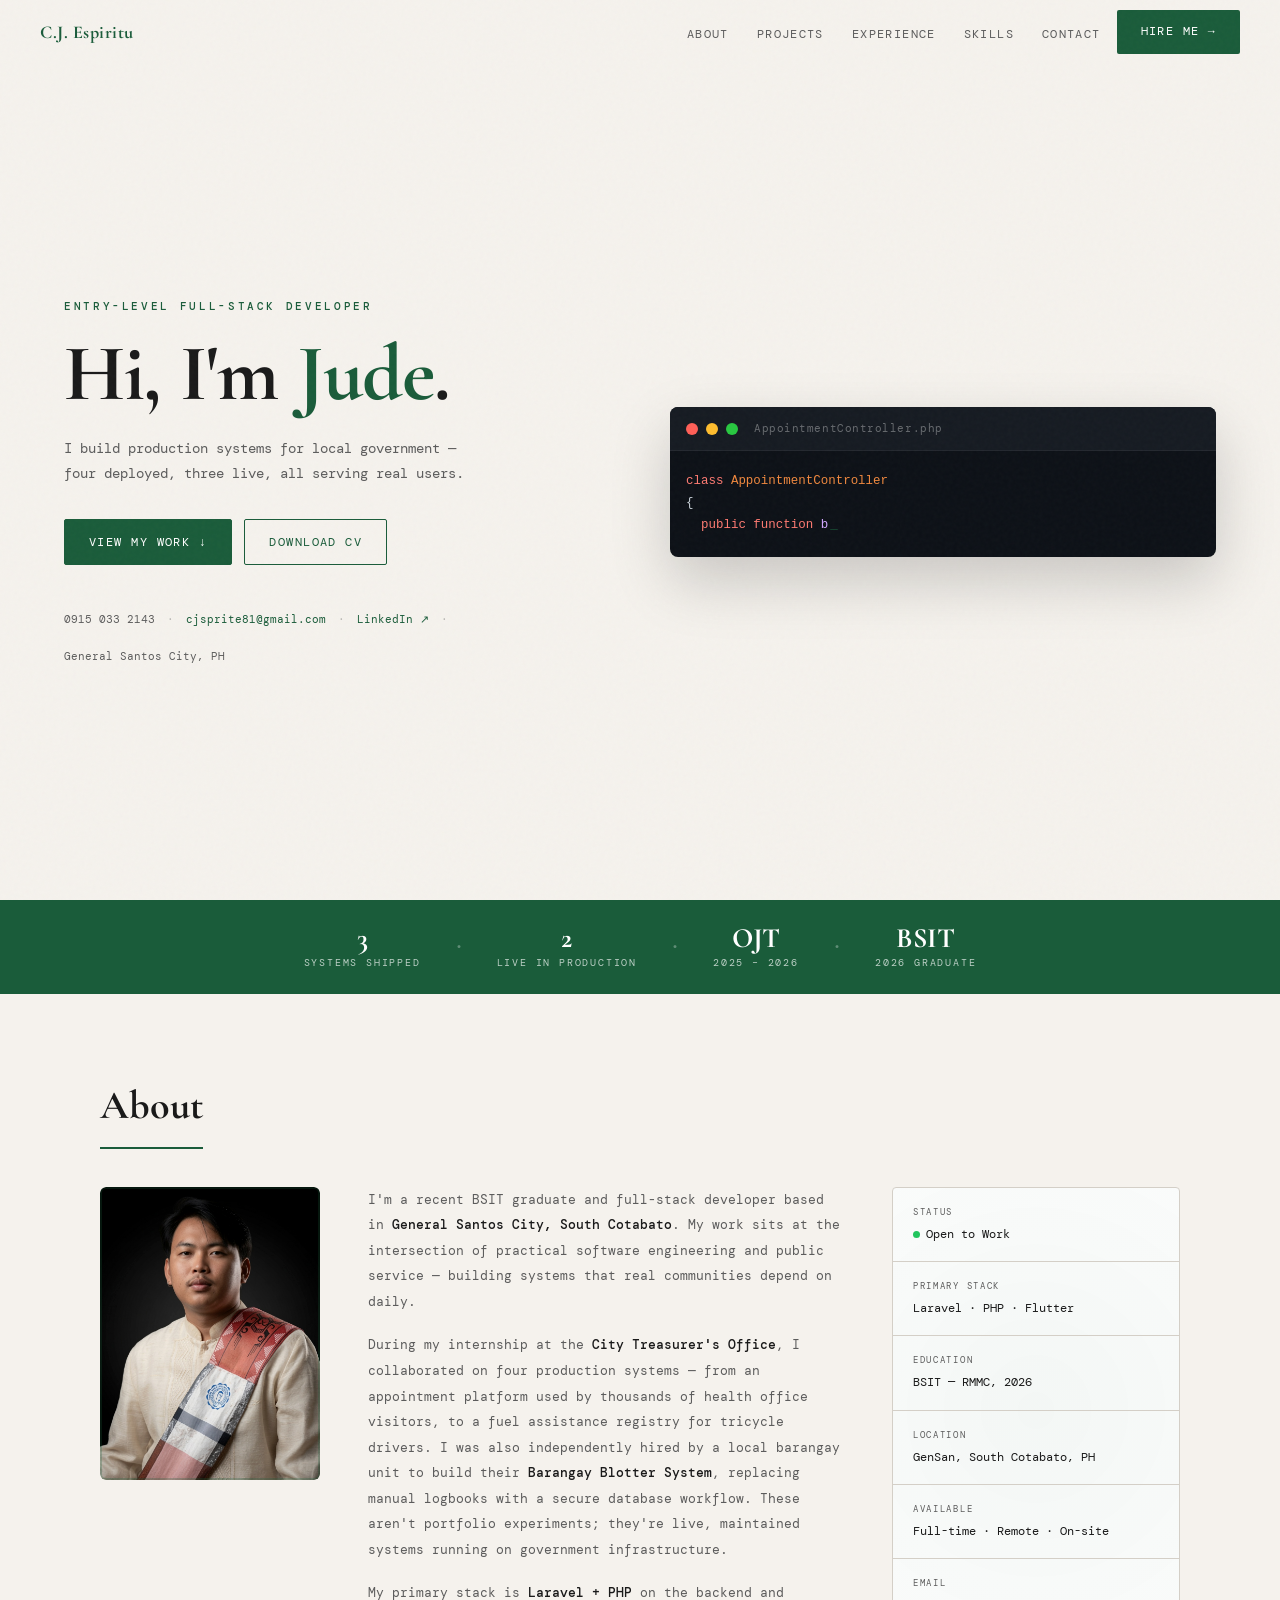
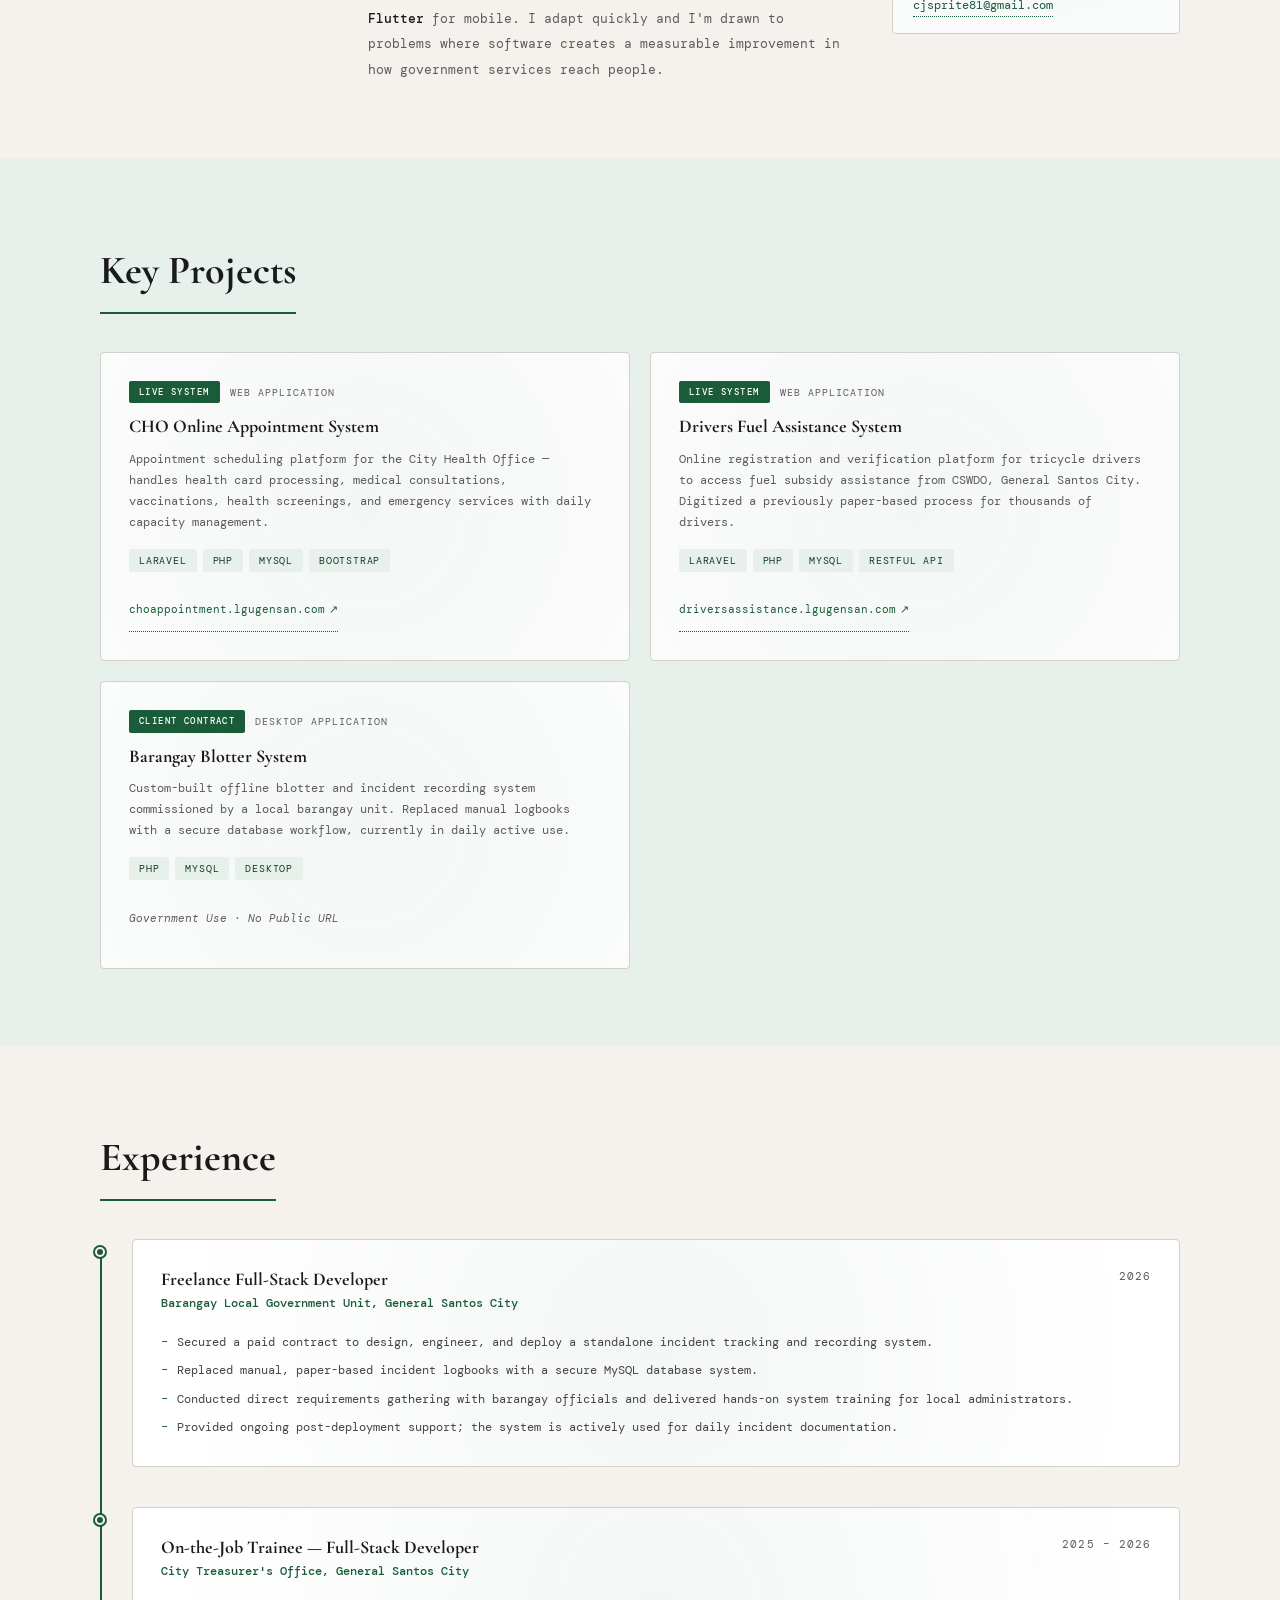
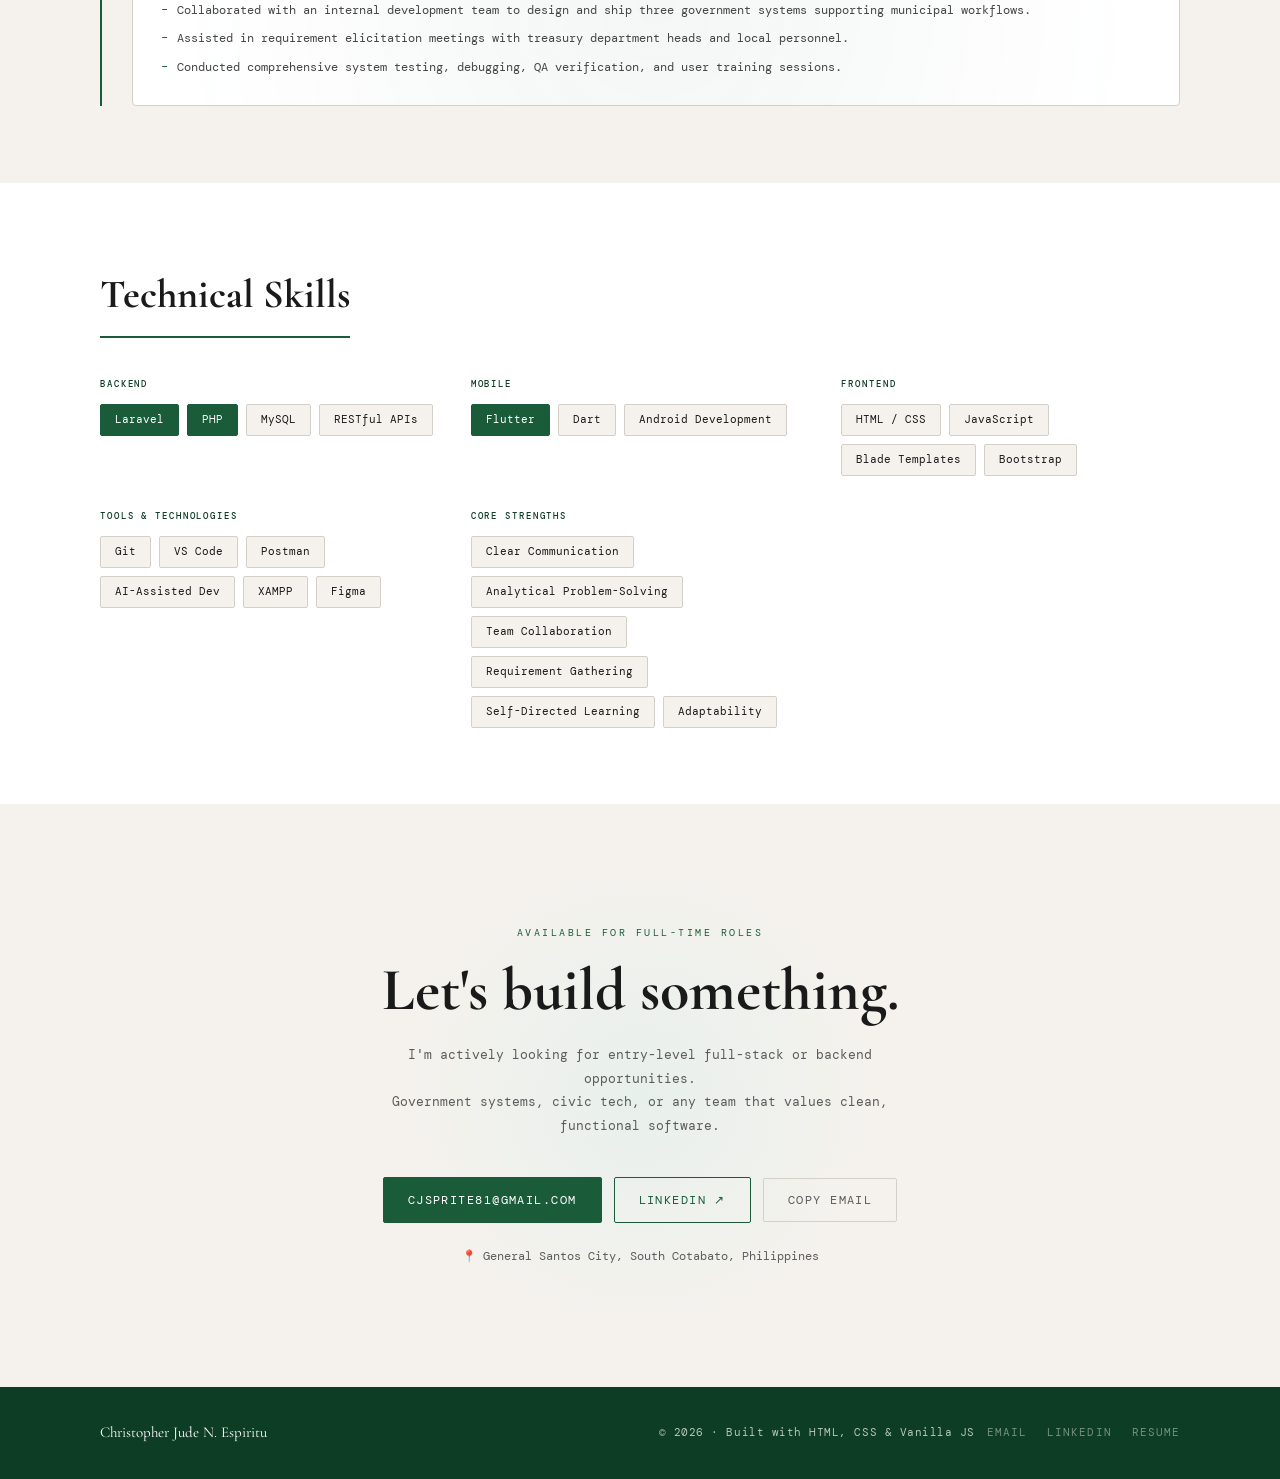
<file: index.html>
<!DOCTYPE html>
<html lang="en">
<head>
  <meta charset="UTF-8" />
  <meta name="viewport" content="width=device-width, initial-scale=1.0, viewport-fit=cover" />
  <meta name="theme-color" content="#1a5c3a" />
  <meta name="description" content="Christopher Jude N. Espiritu — Entry-Level Full-Stack Developer from General Santos City. Builder of production web systems for local government using Laravel, PHP, and Flutter." />
  <meta name="keywords" content="Christopher Jude Espiritu, full-stack developer, Laravel, PHP, Flutter, General Santos, portfolio" />
  <meta property="og:title" content="Christopher Jude N. Espiritu — Full-Stack Developer" />
  <meta property="og:description" content="Builder of production web systems for local government. 4 systems shipped, 3 live." />
  <meta property="og:type" content="website" />
  <title>Christopher Jude N. Espiritu — Full-Stack Developer</title>
  <link rel="preconnect" href="https://fonts.googleapis.com" />
  <link href="https://fonts.googleapis.com/css2?family=Cormorant+Garamond:wght@400;600;700&family=DM+Mono:wght@300;400;500&display=swap" rel="stylesheet" />
  <link rel="stylesheet" href="style.css" />
</head>
<body>
  <a href="#main-content" class="skip-link">Skip to content</a>

  <!-- CUSTOM CURSOR -->
  <div class="cursor-dot" id="cursor-dot"></div>
  <div class="cursor-outline" id="cursor-outline"></div>

  <!-- GRAIN OVERLAY -->
  <div class="grain"></div>

  <!-- ══════════════════════════════════════
       NAV
  ══════════════════════════════════════ -->
  <nav id="main-nav" role="navigation" aria-label="Main navigation">
    <a href="#hero" class="nav-logo" id="easter-egg-trigger" aria-label="Home">C.J. Espiritu</a>

    <ul class="nav-links" role="list">
      <li><a href="#about"      class="nav-link magnetic" data-section="about">About</a></li>
      <li><a href="#projects"   class="nav-link magnetic" data-section="projects">Projects</a></li>
      <li><a href="#experience" class="nav-link magnetic" data-section="experience">Experience</a></li>
      <li><a href="#skills"     class="nav-link magnetic" data-section="skills">Skills</a></li>
      <li><a href="#contact"    class="nav-link magnetic" data-section="contact">Contact</a></li>
    </ul>

    <a href="#contact" class="nav-cta magnetic" id="nav-hire-btn">Hire Me →</a>

    <button class="hamburger" id="hamburger" aria-label="Toggle menu" aria-expanded="false">
      <span></span><span></span><span></span>
    </button>
  </nav>

  <!-- MOBILE MENU -->
  <div class="mobile-menu" id="mobile-menu" aria-hidden="true" inert>
    <ul role="list">
      <li><a href="#about"      class="mobile-link">About</a></li>
      <li><a href="#projects"   class="mobile-link">Projects</a></li>
      <li><a href="#experience" class="mobile-link">Experience</a></li>
      <li><a href="#skills"     class="mobile-link">Skills</a></li>
      <li><a href="#contact"    class="mobile-link">Contact</a></li>
      <li><a href="resume.html" class="mobile-link" target="_blank" rel="noopener">Download CV ↗</a></li>
    </ul>
  </div>

  <!-- ══════════════════════════════════════
       HERO
  ══════════════════════════════════════ -->
  <section id="hero" aria-label="Introduction" tabindex="-1">
    <div class="hero-content">
      <p class="hero-eyebrow load-anim" style="--delay:0.1s">Entry-Level Full-Stack Developer</p>
      <h1 class="hero-headline load-anim" style="--delay:0.25s">
        Hi, I'm <span id="scramble-name">Jude</span>.
      </h1>
      <p class="hero-sub load-anim" style="--delay:0.4s">
        I build production systems for local government —
        <span class="line-break">four deployed, three live, all serving real users.</span>
      </p>
      <div class="hero-cta load-anim" style="--delay:0.55s">
        <a href="#projects" class="btn-primary magnetic" id="hero-cta-primary">View My Work ↓</a>
        <a href="resume.html" target="_blank" rel="noopener" class="btn-secondary" id="hero-cta-secondary">Download CV</a>
      </div>
      <div class="hero-contacts load-anim" style="--delay:0.7s">
        <span>0915 033 2143</span>
        <span class="hdivider">·</span>
        <a href="mailto:cjsprite81@gmail.com">cjsprite81@gmail.com</a>
        <span class="hdivider">·</span>
        <a href="https://www.linkedin.com/in/christopher-jude-espiritu-b130823a6/" target="_blank" rel="noopener">LinkedIn ↗</a>
        <span class="hdivider">·</span>
        <span>General Santos City, PH</span>
      </div>
    </div>

    <div class="hero-code load-anim" style="--delay:0.8s" aria-hidden="true">
      <div class="code-window">
        <div class="code-window-bar">
          <span class="w-dot" style="background:#ff5f57"></span>
          <span class="w-dot" style="background:#ffbd2e"></span>
          <span class="w-dot" style="background:#28c840"></span>
          <span class="code-filename">AppointmentController.php</span>
        </div>
        <pre class="code-body"><code id="code-typewriter"></code></pre>
      </div>
    </div>
  </section>

  <!-- ══════════════════════════════════════
       STATS BAR
  ══════════════════════════════════════ -->
  <div class="stats-bar" id="stats-bar">
    <div class="stat-item">
      <span class="stat-num counter" data-target="4">0</span>
      <span class="stat-lbl">Systems Shipped</span>
    </div>
    <span class="stat-div">·</span>
    <div class="stat-item">
      <span class="stat-num counter" data-target="3">0</span>
      <span class="stat-lbl">Live in Production</span>
    </div>
    <span class="stat-div">·</span>
    <div class="stat-item">
      <span class="stat-num">OJT</span>
      <span class="stat-lbl">2025 – 2026</span>
    </div>
    <span class="stat-div">·</span>
    <div class="stat-item">
      <span class="stat-num">BSIT</span>
      <span class="stat-lbl">2026 Graduate</span>
    </div>
  </div>

  <!-- ══════════════════════════════════════
       ABOUT
  ══════════════════════════════════════ -->
  <main id="main-content">
  <section id="about" aria-label="About me">
    <div class="container">
      <h2 class="section-title split-target">About</h2>
      <div class="about-grid">

        <!-- Col 1: Profile Photo -->
        <div class="about-photo-col reveal-left">
          <div class="about-photo-wrap">
            <img src="PFimage.jpg" alt="Christopher Jude Espiritu — Profile Photo" class="about-photo" loading="lazy">
            <div class="about-photo-ring" aria-hidden="true"></div>
          </div>
        </div>

        <!-- Col 2: Bio text -->
        <div class="about-text reveal">
          <p>I'm a recent BSIT graduate and full-stack developer based in <strong>General Santos City, South Cotabato</strong>. My work sits at the intersection of practical software engineering and public service — building systems that real communities depend on daily.</p>
          <p>During my internship at the <strong>City Treasurer's Office</strong>, I collaborated on four production systems — from an appointment platform used by thousands of health office visitors, to a fuel assistance registry for tricycle drivers. I was also independently hired by a local barangay unit to build their <strong>Barangay Blotter System</strong>, replacing manual logbooks with a secure database workflow. These aren't portfolio experiments; they're live, maintained systems running on government infrastructure.</p>
          <p>My primary stack is <strong>Laravel + PHP</strong> on the backend and <strong>Flutter</strong> for mobile. I adapt quickly and I'm drawn to problems where software creates a measurable improvement in how government services reach people.</p>
        </div>

        <!-- Col 3: Facts card -->
        <div class="about-facts reveal-right delay-1">
          <div class="facts-card">
            <div class="fact-row">
              <span class="fact-lbl">Status</span>
              <span class="fact-val"><span class="status-dot"></span> Open to Work</span>
            </div>
            <div class="fact-row">
              <span class="fact-lbl">Primary Stack</span>
              <span class="fact-val">Laravel · PHP · Flutter</span>
            </div>
            <div class="fact-row">
              <span class="fact-lbl">Education</span>
              <span class="fact-val">BSIT — RMMC, 2026</span>
            </div>
            <div class="fact-row">
              <span class="fact-lbl">Location</span>
              <span class="fact-val">GenSan, South Cotabato, PH</span>
            </div>
            <div class="fact-row">
              <span class="fact-lbl">Available</span>
              <span class="fact-val">Full-time · Remote · On-site</span>
            </div>
            <div class="fact-row">
              <span class="fact-lbl">Email</span>
              <span class="fact-val">
                <a href="mailto:cjsprite81@gmail.com" class="fact-link">cjsprite81@gmail.com</a>
              </span>
            </div>
          </div>
        </div>

      </div>
    </div>
  </section>

  <!-- ══════════════════════════════════════
       PROJECTS
  ══════════════════════════════════════ -->
  <section id="projects" aria-label="Key projects">
    <div class="container">
      <h2 class="section-title split-target">Key Projects</h2>
      <div class="projects-grid">

        <!-- Project 1 -->
        <article class="project-card stagger-card" aria-label="CHO Online Appointment System">
          <div class="project-header">
            <span class="badge-live">Live System</span>
            <span class="project-type-lbl">Web Application</span>
          </div>
          <h3 class="project-name">CHO Online Appointment System</h3>
          <p class="project-desc">Appointment scheduling platform for the City Health Office — handles health card processing, medical consultations, vaccinations, health screenings, and emergency services with daily capacity management.</p>
          <div class="project-tags">
            <span class="ptag">Laravel</span><span class="ptag">PHP</span>
            <span class="ptag">MySQL</span><span class="ptag">Bootstrap</span>
          </div>
          <a href="https://choappointment.lgugensan.com/" target="_blank" rel="noopener" class="project-url">
            choappointment.lgugensan.com <span class="url-arrow">↗</span>
          </a>
        </article>

        <!-- Project 2 -->
        <article class="project-card stagger-card" aria-label="Drivers Fuel Assistance System">
          <div class="project-header">
            <span class="badge-live">Live System</span>
            <span class="project-type-lbl">Web Application</span>
          </div>
          <h3 class="project-name">Drivers Fuel Assistance System</h3>
          <p class="project-desc">Online registration and verification platform for tricycle drivers to access fuel subsidy assistance from CSWDO, General Santos City. Digitized a previously paper-based process for thousands of drivers.</p>
          <div class="project-tags">
            <span class="ptag">Laravel</span><span class="ptag">PHP</span>
            <span class="ptag">MySQL</span><span class="ptag">RESTful API</span>
          </div>
          <a href="https://driversassistance.lgugensan.com/" target="_blank" rel="noopener" class="project-url">
            driversassistance.lgugensan.com <span class="url-arrow">↗</span>
          </a>
        </article>
        <!-- Project 4 -->
        <article class="project-card stagger-card" aria-label="Barangay Blotter System">
          <div class="project-header">
            <span class="badge-live">Client Contract</span>
            <span class="project-type-lbl">Desktop Application</span>
          </div>
          <h3 class="project-name">Barangay Blotter System</h3>
          <p class="project-desc">Custom-built offline blotter and incident recording system commissioned by a local barangay unit. Replaced manual logbooks with a secure database workflow, currently in daily active use.</p>
          <div class="project-tags">
            <span class="ptag">PHP</span><span class="ptag">MySQL</span>
            <span class="ptag">Desktop</span>
          </div>
          <span class="project-url no-url">Government Use · No Public URL</span>
        </article>

      </div>
    </div>
  </section>

  <!-- ══════════════════════════════════════
       EXPERIENCE
  ══════════════════════════════════════ -->
  <section id="experience" aria-label="Work experience">
    <div class="container">
      <h2 class="section-title split-target">Experience</h2>
      <div class="timeline">
        <div class="tl-line-wrap" aria-hidden="true">
          <div class="tl-line draw-line"></div>
        </div>
        <!-- Freelance Experience -->
        <div class="tl-item reveal">
          <div class="tl-dot"></div>
          <div class="tl-body">
            <div class="tl-top">
              <div>
                <div class="tl-role">Freelance Full-Stack Developer</div>
                <div class="tl-company">Barangay Local Government Unit, General Santos City</div>
              </div>
              <div class="tl-date">2026</div>
            </div>
            <ul class="tl-list">
              <li>Secured a paid contract to design, engineer, and deploy a standalone incident tracking and recording system.</li>
              <li>Replaced manual, paper-based incident logbooks with a secure MySQL database system.</li>
              <li>Conducted direct requirements gathering with barangay officials and delivered hands-on system training for local administrators.</li>
              <li>Provided ongoing post-deployment support; the system is actively used for daily incident documentation.</li>
            </ul>
          </div>
        </div>

        <!-- OJT Experience -->
        <div class="tl-item reveal">
          <div class="tl-dot"></div>
          <div class="tl-body">
            <div class="tl-top">
              <div>
                <div class="tl-role">On-the-Job Trainee — Full-Stack Developer</div>
                <div class="tl-company">City Treasurer's Office, General Santos City</div>
              </div>
              <div class="tl-date">2025 – 2026</div>
            </div>
            <ul class="tl-list">
              <li>Collaborated with an internal development team to design and ship three government systems supporting municipal workflows.</li>
              <li>Assisted in requirement elicitation meetings with treasury department heads and local personnel.</li>
              <li>Conducted comprehensive system testing, debugging, QA verification, and user training sessions.</li>
            </ul>
          </div>
        </div>
      </div>
    </div>
  </section>

  <!-- ══════════════════════════════════════
       SKILLS
  ══════════════════════════════════════ -->
  <section id="skills" aria-label="Technical skills">
    <div class="container">
      <h2 class="section-title split-target">Technical Skills</h2>
      <div class="skills-grid">

        <div class="skill-group reveal">
          <div class="skill-group-lbl">Backend</div>
          <div class="skill-tags">
            <span class="skill-tag primary">Laravel</span>
            <span class="skill-tag primary">PHP</span>
            <span class="skill-tag">MySQL</span>
            <span class="skill-tag">RESTful APIs</span>
          </div>
        </div>

        <div class="skill-group reveal">
          <div class="skill-group-lbl">Mobile</div>
          <div class="skill-tags">
            <span class="skill-tag primary">Flutter</span>
            <span class="skill-tag">Dart</span>
            <span class="skill-tag">Android Development</span>
          </div>
        </div>

        <div class="skill-group reveal">
          <div class="skill-group-lbl">Frontend</div>
          <div class="skill-tags">
            <span class="skill-tag">HTML / CSS</span>
            <span class="skill-tag">JavaScript</span>
            <span class="skill-tag">Blade Templates</span>
            <span class="skill-tag">Bootstrap</span>
          </div>
        </div>

        <div class="skill-group reveal">
          <div class="skill-group-lbl">Tools & Technologies</div>
          <div class="skill-tags">
            <span class="skill-tag">Git</span>
            <span class="skill-tag">VS Code</span>
            <span class="skill-tag">Postman</span>
            <span class="skill-tag">AI-Assisted Dev</span>
            <span class="skill-tag">XAMPP</span>
            <span class="skill-tag">Figma</span>
          </div>
        </div>

        <div class="skill-group reveal">
          <div class="skill-group-lbl">Core Strengths</div>
          <div class="skill-tags">
            <span class="skill-tag">Clear Communication</span>
            <span class="skill-tag">Analytical Problem-Solving</span>
            <span class="skill-tag">Team Collaboration</span>
            <span class="skill-tag">Requirement Gathering</span>
            <span class="skill-tag">Self-Directed Learning</span>
            <span class="skill-tag">Adaptability</span>
          </div>
        </div>

      </div>
    </div>
  </section>

  <!-- ══════════════════════════════════════
       CONTACT
  ══════════════════════════════════════ -->
  <section id="contact" aria-label="Contact">
    <div class="contact-blob" aria-hidden="true"></div>
    <div class="container contact-inner">
      <p class="contact-eyebrow reveal">Available for full-time roles</p>
      <h2 class="contact-headline reveal delay-1">Let's build something.</h2>
      <p class="contact-sub reveal delay-2">
        I'm actively looking for entry-level full-stack or backend opportunities.
        <span class="line-break">Government systems, civic tech, or any team that values clean, functional software.</span>
      </p>
      <div class="contact-actions reveal delay-3">
        <a href="mailto:cjsprite81@gmail.com" class="btn-primary magnetic" id="email-btn">cjsprite81@gmail.com</a>
        <a href="https://www.linkedin.com/in/christopher-jude-espiritu-b130823a6/" target="_blank" rel="noopener" class="btn-secondary magnetic">LinkedIn ↗</a>
        <button class="btn-ghost" id="copy-email-btn" aria-label="Copy email address">Copy Email</button>
      </div>
      <p class="contact-location reveal delay-4">📍 General Santos City, South Cotabato, Philippines</p>
    </div>
  </section>
  </main>

  <!-- ══════════════════════════════════════
       FOOTER
  ══════════════════════════════════════ -->
  <footer id="footer">
    <div class="footer-inner">
      <span class="footer-name">Christopher Jude N. Espiritu</span>
      <span class="footer-copy">© 2026 · Built with HTML, CSS & Vanilla JS</span>
      <div class="footer-links">
        <a href="mailto:cjsprite81@gmail.com">Email</a>
        <a href="https://www.linkedin.com/in/christopher-jude-espiritu-b130823a6/" target="_blank" rel="noopener">LinkedIn</a>
        <a href="resume.html" target="_blank" rel="noopener">Resume</a>
      </div>
    </div>
  </footer>

  <!-- CONFETTI CANVAS (easter egg) -->
  <canvas id="confetti-canvas" aria-hidden="true"></canvas>

  <script src="script.js"></script>
</body>
</html>
</file>
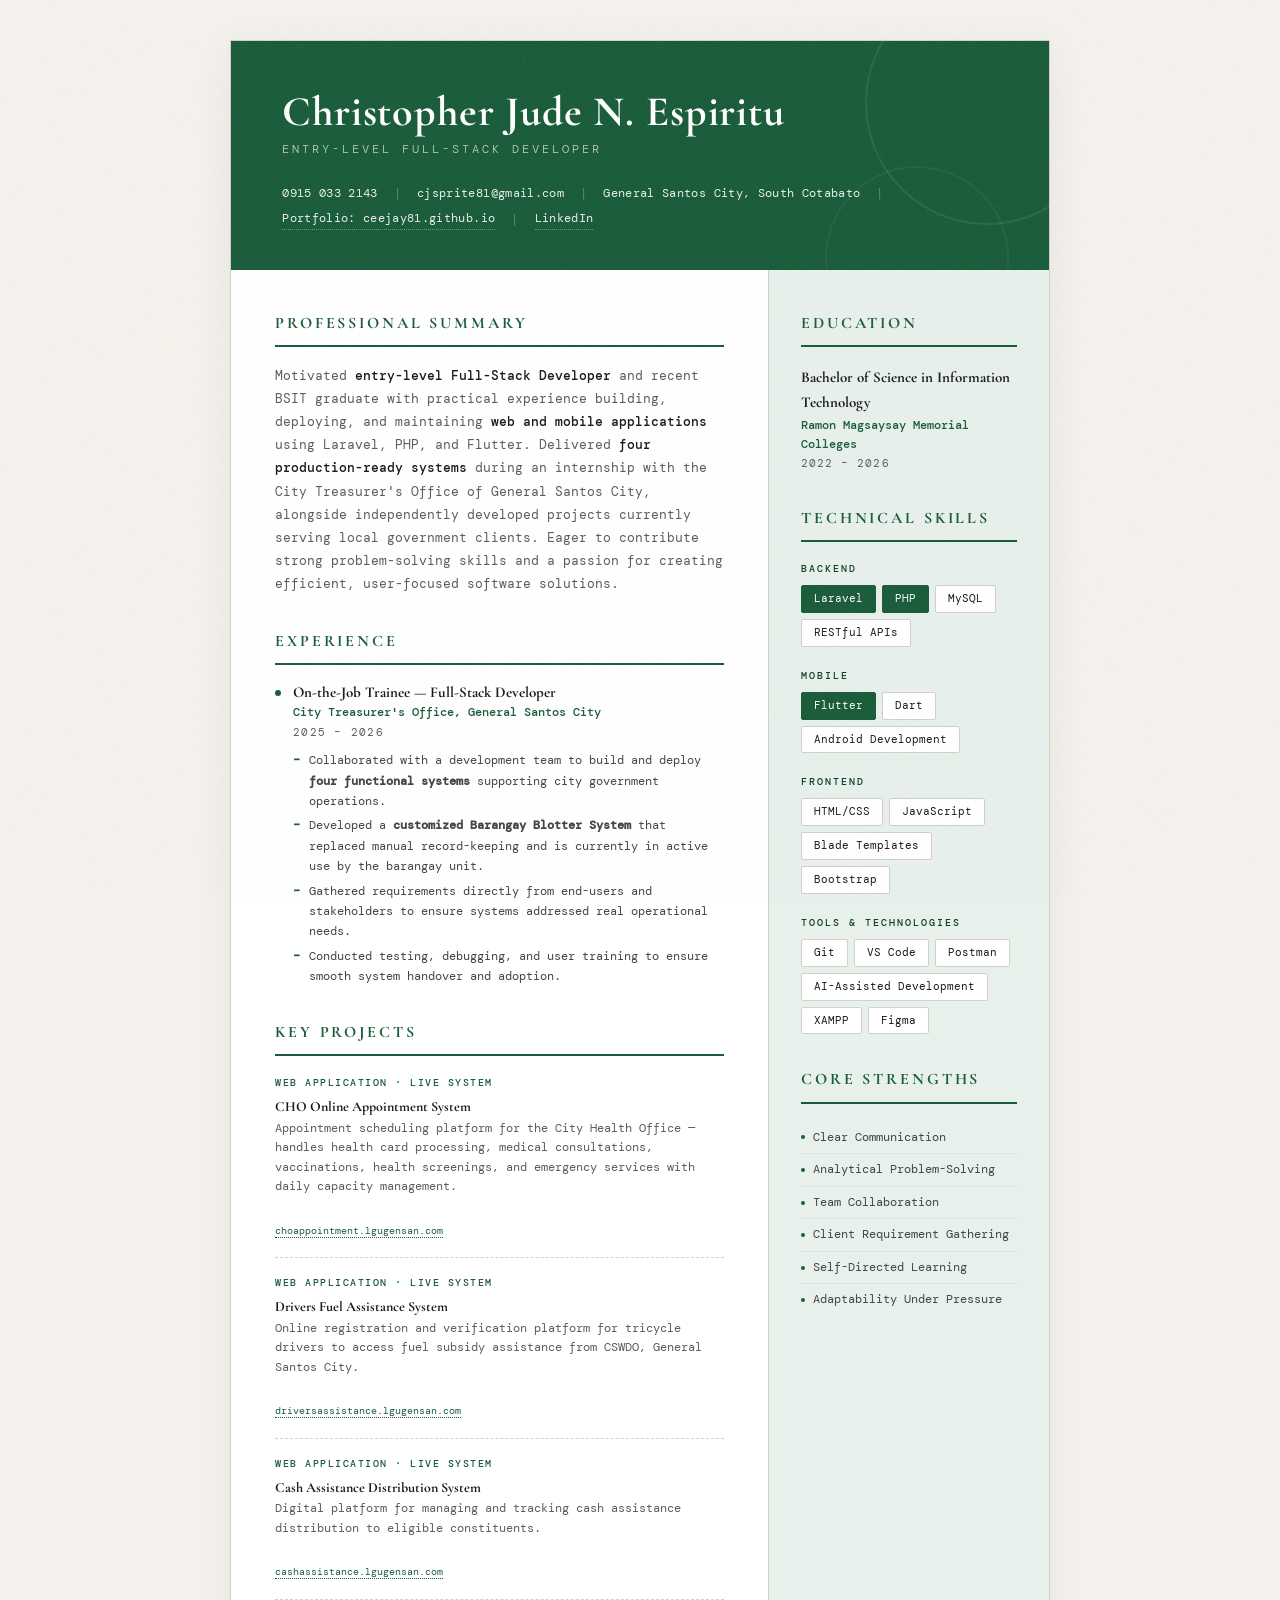
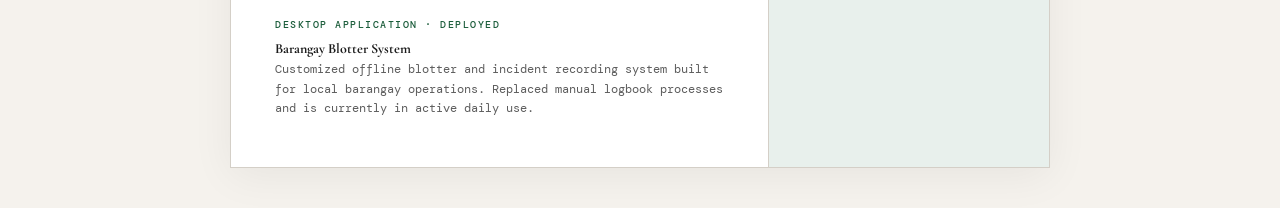
<file: resume.html>
<!DOCTYPE html>
<html lang="en">
<head>
  <meta charset="UTF-8">
  <meta name="viewport" content="width=device-width, initial-scale=1.0, viewport-fit=cover">
  <meta name="theme-color" content="#1a5c3a">
  <title>Resume — Christopher Jude N. Espiritu</title>
  <link rel="preconnect" href="https://fonts.googleapis.com">
  <link href="https://fonts.googleapis.com/css2?family=Cormorant+Garamond:wght@400;600;700&family=DM+Mono:wght@300;400;500&display=swap" rel="stylesheet">
  <style>
    :root {
      --bg: #f5f2ed;
      --surface: #ffffff;
      --accent: #1a5c3a;
      --accent-light: #e8f0ec;
      --accent-dark: #0e3d26;
      --text-primary: #1a1a1a;
      --text-muted: #5c5c5c;
      --border: #d4cfc7;
      --grain-opacity: 0.03;
    }

    * {
      margin: 0;
      padding: 0;
      box-sizing: border-box;
    }

    body {
      background: var(--bg);
      color: var(--text-primary);
      font-family: 'DM Mono', monospace;
      font-size: clamp(0.8125rem, 2.5vw, 0.8125rem);
      line-height: 1.7;
      padding: clamp(1rem, 4vw, 2.5rem) clamp(0.75rem, 3vw, 1.25rem);
      padding-left: max(clamp(0.75rem, 3vw, 1.25rem), env(safe-area-inset-left));
      padding-right: max(clamp(0.75rem, 3vw, 1.25rem), env(safe-area-inset-right));
      position: relative;
      overflow-x: clip;
    }

    body::before {
      content: '';
      position: fixed;
      inset: 0;
      background-image: url("data:image/svg+xml,%3Csvg viewBox='0 0 256 256' xmlns='http://www.w3.org/2000/svg'%3E%3Cfilter id='noise'%3E%3CfeTurbulence type='fractalNoise' baseFrequency='0.9' numOctaves='4' stitchTiles='stitch'/%3E%3C/filter%3E%3Crect width='100%25' height='100%25' filter='url(%23noise)' opacity='1'/%3E%3C/svg%3E");
      opacity: var(--grain-opacity);
      pointer-events: none;
      z-index: 999;
    }

    .resume {
      max-width: 820px;
      margin: 0 auto;
      background: var(--surface);
      border: 1px solid var(--border);
      box-shadow: 0 8px 40px rgba(0,0,0,0.06);
      padding: 0;
      overflow: hidden;
      animation: fadeUp 0.7s ease forwards;
    }

    @media (prefers-reduced-motion: reduce) {
      .resume { animation: none; }
    }

    @keyframes fadeUp {
      from { opacity: 0; transform: translateY(30px); }
      to   { opacity: 1; transform: translateY(0); }
    }

    /* ── HEADER ── */
    .header {
      background: var(--accent);
      color: #fff;
      padding: clamp(1.75rem, 5vw, 3rem) clamp(1.25rem, 4vw, 3.25rem) clamp(1.5rem, 4vw, 2.5rem);
      position: relative;
      overflow: hidden;
    }

    .header::after {
      content: '';
      position: absolute;
      top: -60px;
      right: -60px;
      width: 240px;
      height: 240px;
      border: 2px solid rgba(255,255,255,0.08);
      border-radius: 50%;
    }

    .header::before {
      content: '';
      position: absolute;
      bottom: -80px;
      right: 40px;
      width: 180px;
      height: 180px;
      border: 2px solid rgba(255,255,255,0.05);
      border-radius: 50%;
    }

    .name {
      font-family: 'Cormorant Garamond', serif;
      font-size: clamp(1.75rem, 6vw, 2.625rem);
      font-weight: 700;
      letter-spacing: 0.02em;
      line-height: 1.1;
      margin-bottom: 4px;
      overflow-wrap: break-word;
    }

    .tagline {
      font-size: 12px;
      text-transform: uppercase;
      letter-spacing: 0.25em;
      opacity: 0.7;
      font-weight: 300;
      margin-bottom: 24px;
    }

    .contact-row {
      display: flex;
      flex-wrap: wrap;
      gap: 0.375rem 1rem;
      font-size: clamp(0.6875rem, 2vw, 0.72rem);
      letter-spacing: 0.03em;
      opacity: 0.9;
    }

    .contact-row span,
    .contact-row a {
      overflow-wrap: anywhere;
      word-break: break-word;
    }

    .contact-row span {
      display: flex;
      align-items: center;
      gap: 6px;
    }

    .contact-row .divider {
      opacity: 0.3;
    }

    /* ── BODY (mobile-first: single column) ── */
    .body {
      display: grid;
      grid-template-columns: 1fr;
    }

    .main-col {
      padding: clamp(1.25rem, 4vw, 2.5rem) clamp(1.25rem, 4vw, 2.75rem) clamp(1.5rem, 4vw, 3rem);
      border-bottom: 1px solid var(--border);
    }

    .side-col {
      padding: clamp(1.25rem, 4vw, 2.5rem) clamp(1.25rem, 4vw, 2rem);
      background: var(--accent-light);
    }

    /* ── SECTIONS ── */
    .section {
      margin-bottom: 32px;
    }

    .section:last-child {
      margin-bottom: 0;
    }

    .section-title {
      font-family: 'Cormorant Garamond', serif;
      font-size: 16px;
      font-weight: 700;
      text-transform: uppercase;
      letter-spacing: 0.18em;
      color: var(--accent);
      border-bottom: 2px solid var(--accent);
      padding-bottom: 8px;
      margin-bottom: 18px;
    }

    /* ── SUMMARY ── */
    .summary-text {
      font-size: 12.5px;
      line-height: 1.85;
      color: var(--text-muted);
    }

    .summary-text strong {
      color: var(--text-primary);
      font-weight: 500;
    }

    /* ── EXPERIENCE ── */
    .exp-item {
      margin-bottom: 24px;
      position: relative;
      padding-left: 18px;
    }

    .exp-item::before {
      content: '';
      position: absolute;
      left: 0;
      top: 7px;
      width: 6px;
      height: 6px;
      background: var(--accent);
      border-radius: 50%;
    }

    .exp-item:last-child {
      margin-bottom: 0;
    }

    .exp-role {
      font-family: 'Cormorant Garamond', serif;
      font-size: 15px;
      font-weight: 700;
      color: var(--text-primary);
      line-height: 1.3;
    }

    .exp-company {
      font-size: 11.5px;
      color: var(--accent);
      font-weight: 500;
      margin-bottom: 2px;
    }

    .exp-date {
      font-size: 10.5px;
      text-transform: uppercase;
      letter-spacing: 0.12em;
      color: var(--text-muted);
      margin-bottom: 8px;
    }

    .exp-bullets {
      list-style: none;
      padding: 0;
    }

    .exp-bullets li {
      font-size: 12px;
      color: #444;
      line-height: 1.7;
      padding-left: 16px;
      position: relative;
      margin-bottom: 4px;
    }

    .exp-bullets li::before {
      content: '–';
      position: absolute;
      left: 0;
      color: var(--accent);
      font-weight: 700;
    }

    /* ── PROJECTS ── */
    .project-item {
      margin-bottom: 16px;
      padding-bottom: 16px;
      border-bottom: 1px dashed var(--border);
    }

    .project-item:last-child {
      margin-bottom: 0;
      padding-bottom: 0;
      border-bottom: none;
    }

    .project-name {
      font-family: 'Cormorant Garamond', serif;
      font-size: 14px;
      font-weight: 700;
      color: var(--text-primary);
    }

    .project-type {
      font-size: 10px;
      text-transform: uppercase;
      letter-spacing: 0.15em;
      color: var(--accent);
      font-weight: 500;
      margin-bottom: 4px;
    }

    .project-desc {
      font-size: 11.5px;
      color: var(--text-muted);
      line-height: 1.7;
    }

    .project-link {
      font-size: 10px;
      color: var(--accent);
      text-decoration: none;
      border-bottom: 1px dotted var(--accent);
      transition: border-bottom 0.2s ease;
    }

    .project-link:hover {
      border-bottom-style: solid;
    }

    /* ── SIDEBAR ITEMS ── */
    .skill-category {
      margin-bottom: 20px;
    }

    .skill-category:last-child {
      margin-bottom: 0;
    }

    .skill-label {
      font-size: 10px;
      text-transform: uppercase;
      letter-spacing: 0.2em;
      color: var(--accent-dark);
      font-weight: 500;
      margin-bottom: 8px;
    }

    .skill-tags {
      display: flex;
      flex-wrap: wrap;
      gap: 6px;
    }

    .skill-tag {
      font-size: 10.5px;
      background: var(--surface);
      border: 1px solid var(--border);
      padding: 4px 12px;
      border-radius: 2px;
      color: var(--text-primary);
      font-weight: 400;
      transition: background 0.2s ease, border-color 0.2s ease;
    }

    .skill-tag:hover {
      border-color: var(--accent);
      background: #fff;
    }

    .skill-tag.highlight {
      background: var(--accent);
      color: #fff;
      border-color: var(--accent);
    }

    /* ── EDUCATION ── */
    .edu-item {
      margin-bottom: 18px;
    }

    .edu-item:last-child {
      margin-bottom: 0;
    }

    .edu-degree {
      font-family: 'Cormorant Garamond', serif;
      font-size: 15px;
      font-weight: 700;
      color: var(--text-primary);
    }

    .edu-school {
      font-size: 11.5px;
      color: var(--accent);
      font-weight: 500;
    }

    .edu-year {
      font-size: 10.5px;
      text-transform: uppercase;
      letter-spacing: 0.1em;
      color: var(--text-muted);
    }

    /* ── SOFT SKILLS ── */
    .soft-list {
      list-style: none;
      padding: 0;
    }

    .soft-list li {
      font-size: 11.5px;
      color: #444;
      padding: 6px 0;
      border-bottom: 1px solid rgba(0,0,0,0.05);
      display: flex;
      align-items: center;
      gap: 8px;
    }

    .soft-list li:last-child {
      border-bottom: none;
    }

    .soft-list li::before {
      content: '';
      width: 4px;
      height: 4px;
      background: var(--accent);
      border-radius: 50%;
      flex-shrink: 0;
    }

    /* ── PRINT ── */
    @media print {
      body {
        padding: 0;
        background: #fff;
      }
      body::before { display: none; }
      .resume {
        box-shadow: none;
        border: none;
        max-width: 100%;
      }
      .skill-tag:hover {
        border-color: var(--border);
        background: var(--surface);
      }
      .project-link {
        border-bottom: none;
        color: var(--accent);
      }
    }

    @media (min-width: 700px) {
      .body {
        grid-template-columns: 1fr 280px;
      }
      .main-col {
        border-right: 1px solid var(--border);
        border-bottom: none;
      }
    }

    @media (max-width: 699px) {
      .contact-row .divider:nth-child(n) {
        display: none;
      }
      .contact-row span:not(.divider)::after {
        content: none;
      }
    }
  </style>
</head>
<body>

<div class="resume">

  <!-- HEADER -->
  <div class="header">
    <div class="name">Christopher Jude N. Espiritu</div>
    <div class="tagline">Entry-Level Full-Stack Developer</div>
    <div class="contact-row">
      <span>0915 033 2143</span>
      <span class="divider">|</span>
      <span>cjsprite81@gmail.com</span>
      <span class="divider">|</span>
      <span>General Santos City, South Cotabato</span>
      <span class="divider">|</span>
      <span><a href="https://ceejay81.github.io" style="color:#fff; text-decoration:none; border-bottom:1px dotted rgba(255,255,255,0.4);">Portfolio: ceejay81.github.io</a></span>
      <span class="divider">|</span>
      <span><a href="https://www.linkedin.com/in/christopher-jude-espiritu-b130823a6/" style="color:#fff; text-decoration:none; border-bottom:1px dotted rgba(255,255,255,0.4);">LinkedIn</a></span>
    </div>
  </div>

  <div class="body">

    <!-- MAIN COLUMN -->
    <div class="main-col">

      <!-- SUMMARY -->
      <div class="section">
        <div class="section-title">Professional Summary</div>
        <p class="summary-text">
          Motivated <strong>entry-level Full-Stack Developer</strong> and recent BSIT graduate with practical experience building, deploying, and maintaining <strong>web and mobile applications</strong> using Laravel, PHP, and Flutter. Delivered <strong>four production-ready systems</strong> during an internship with the City Treasurer's Office of General Santos City, alongside independently developed projects currently serving local government clients. Eager to contribute strong problem-solving skills and a passion for creating efficient, user-focused software solutions.
        </p>
      </div>

      <!-- EXPERIENCE -->
      <div class="section">
        <div class="section-title">Experience</div>

        <div class="exp-item">
          <div class="exp-role">On-the-Job Trainee — Full-Stack Developer</div>
          <div class="exp-company">City Treasurer's Office, General Santos City</div>
          <div class="exp-date">2025 &ndash; 2026</div>
          <ul class="exp-bullets">
            <li>Collaborated with a development team to build and deploy <strong>four functional systems</strong> supporting city government operations.</li>
            <li>Developed a <strong>customized Barangay Blotter System</strong> that replaced manual record-keeping and is currently in active use by the barangay unit.</li>
            <li>Gathered requirements directly from end-users and stakeholders to ensure systems addressed real operational needs.</li>
            <li>Conducted testing, debugging, and user training to ensure smooth system handover and adoption.</li>
          </ul>
        </div>
      </div>

      <!-- PROJECTS -->
      <div class="section">
        <div class="section-title">Key Projects</div>

        <div class="project-item">
          <div class="project-type">Web Application &middot; Live System</div>
          <div class="project-name">CHO Online Appointment System</div>
          <div class="project-desc">Appointment scheduling platform for the City Health Office — handles health card processing, medical consultations, vaccinations, health screenings, and emergency services with daily capacity management.</div>
          <br><a class="project-link" href="https://choappointment.lgugensan.com/" target="_blank">choappointment.lgugensan.com</a>
        </div>

        <div class="project-item">
          <div class="project-type">Web Application &middot; Live System</div>
          <div class="project-name">Drivers Fuel Assistance System</div>
          <div class="project-desc">Online registration and verification platform for tricycle drivers to access fuel subsidy assistance from CSWDO, General Santos City.</div>
          <br><a class="project-link" href="https://driversassistance.lgugensan.com/" target="_blank">driversassistance.lgugensan.com</a>
        </div>

        <div class="project-item">
          <div class="project-type">Web Application &middot; Live System</div>
          <div class="project-name">Cash Assistance Distribution System</div>
          <div class="project-desc">Digital platform for managing and tracking cash assistance distribution to eligible constituents.</div>
          <br><a class="project-link" href="https://cashassistance.lgugensan.com/" target="_blank">cashassistance.lgugensan.com</a>
        </div>

        <div class="project-item">
          <div class="project-type">Desktop Application &middot; Deployed</div>
          <div class="project-name">Barangay Blotter System</div>
          <div class="project-desc">Customized offline blotter and incident recording system built for local barangay operations. Replaced manual logbook processes and is currently in active daily use.</div>
        </div>
      </div>

    </div>

    <!-- SIDE COLUMN -->
    <div class="side-col">

      <!-- EDUCATION -->
      <div class="section">
        <div class="section-title">Education</div>
        <div class="edu-item">
          <div class="edu-degree">Bachelor of Science in Information Technology</div>
          <div class="edu-school">Ramon Magsaysay Memorial Colleges</div>
          <div class="edu-year">2022 &ndash; 2026</div>
        </div>
      </div>

      <!-- TECHNICAL SKILLS -->
      <div class="section">
        <div class="section-title">Technical Skills</div>

        <div class="skill-category">
          <div class="skill-label">Backend</div>
          <div class="skill-tags">
            <span class="skill-tag highlight">Laravel</span>
            <span class="skill-tag highlight">PHP</span>
            <span class="skill-tag">MySQL</span>
            <span class="skill-tag">RESTful APIs</span>
          </div>
        </div>

        <div class="skill-category">
          <div class="skill-label">Mobile</div>
          <div class="skill-tags">
            <span class="skill-tag highlight">Flutter</span>
            <span class="skill-tag">Dart</span>
            <span class="skill-tag">Android Development</span>
          </div>
        </div>

        <div class="skill-category">
          <div class="skill-label">Frontend</div>
          <div class="skill-tags">
            <span class="skill-tag">HTML/CSS</span>
            <span class="skill-tag">JavaScript</span>
            <span class="skill-tag">Blade Templates</span>
            <span class="skill-tag">Bootstrap</span>
          </div>
        </div>

        <div class="skill-category">
          <div class="skill-label">Tools & Technologies</div>
          <div class="skill-tags">
            <span class="skill-tag">Git</span>
            <span class="skill-tag">VS Code</span>
            <span class="skill-tag">Postman</span>
            <span class="skill-tag">AI-Assisted Development</span>
            <span class="skill-tag">XAMPP</span>
            <span class="skill-tag">Figma</span>
          </div>
        </div>
      </div>

      <!-- SOFT SKILLS -->
      <div class="section">
        <div class="section-title">Core Strengths</div>
        <ul class="soft-list">
          <li>Clear Communication</li>
          <li>Analytical Problem-Solving</li>
          <li>Team Collaboration</li>
          <li>Client Requirement Gathering</li>
          <li>Self-Directed Learning</li>
          <li>Adaptability Under Pressure</li>
        </ul>
      </div>

    </div>

  </div>

</div>

</body>
</html>
</file>
<file: style.css>
/* ── VARIABLES (mobile-first tokens) ── */
:root {
  --bg: #f5f2ed;
  --surface: #ffffff;
  --accent: #1a5c3a;
  --accent-light: #e8f0ec;
  --accent-dark: #0e3d26;
  --text: #1a1a1a;
  --muted: #5c5c5c;
  --border: #d4cfc7;
  --nav-h: 56px;
  --touch-min: 44px;
  --container-max: 1080px;
  --hero-max: 1280px;
  --ease-spring: cubic-bezier(0.34, 1.56, 0.64, 1);
  --ease-out: cubic-bezier(0.16, 1, 0.3, 1);
  --space-section: clamp(3.5rem, 6vw, 6.25rem);
  --container-pad: clamp(1rem, 4vw, 2.5rem);
  --text-base: clamp(0.8125rem, 0.78rem + 0.2vw, 0.875rem);
  --safe-top: env(safe-area-inset-top, 0px);
  --safe-right: env(safe-area-inset-right, 0px);
  --safe-bottom: env(safe-area-inset-bottom, 0px);
  --safe-left: env(safe-area-inset-left, 0px);
}

/* ── RESET ── */
*, *::before, *::after { margin: 0; padding: 0; box-sizing: border-box; }
html {
  scroll-behavior: smooth;
  -webkit-text-size-adjust: 100%;
  text-size-adjust: 100%;
}
body {
  background: var(--bg);
  color: var(--text);
  font-family: 'DM Mono', monospace;
  font-size: var(--text-base);
  line-height: 1.7;
  overflow-x: clip;
  padding-left: var(--safe-left);
  padding-right: var(--safe-right);
}
body.menu-open { overflow: hidden; }
a { color: inherit; text-decoration: none; }
ul { list-style: none; }
img { max-width: 100%; height: auto; display: block; }

/* ── SKIP LINK ── */
.skip-link {
  position: absolute;
  top: -100%;
  left: var(--container-pad);
  z-index: 10000;
  padding: 0.75rem 1rem;
  background: var(--accent);
  color: #fff;
  font-size: 0.75rem;
  text-transform: uppercase;
  letter-spacing: 0.08em;
  border-radius: 0 0 4px 4px;
  transition: top 0.2s ease;
}
.skip-link:focus {
  top: var(--safe-top);
  outline: 2px solid var(--accent-dark);
  outline-offset: 2px;
}

/* ── FOCUS (keyboard) ── */
:focus { outline: none; }
:focus-visible {
  outline: 2px solid var(--accent);
  outline-offset: 3px;
}

/* ── GRAIN ── */
.grain {
  position: fixed; inset: 0; pointer-events: none; z-index: 999;
  background-image: url("data:image/svg+xml,%3Csvg viewBox='0 0 256 256' xmlns='http://www.w3.org/2000/svg'%3E%3Cfilter id='n'%3E%3CfeTurbulence type='fractalNoise' baseFrequency='0.9' numOctaves='4' stitchTiles='stitch'/%3E%3C/filter%3E%3Crect width='100%25' height='100%25' filter='url(%23n)' opacity='1'/%3E%3C/svg%3E");
  opacity: 0.028;
}

/* ── CURSOR (fine pointer only) ── */
.cursor-dot, .cursor-outline {
  position: fixed; top: 0; left: 0; pointer-events: none;
  z-index: 9999; border-radius: 50%; transform: translate(-50%, -50%);
  transition: opacity 0.3s ease;
}
.cursor-dot { width: 6px; height: 6px; background: var(--accent); }
.cursor-outline {
  width: 36px; height: 36px;
  border: 1.5px solid rgba(26,92,58,0.4);
  transition: transform 0.12s ease, width 0.2s ease, height 0.2s ease, border-color 0.2s ease;
}
body:not(:hover) .cursor-dot,
body:not(:hover) .cursor-outline { opacity: 0; }
@media (pointer: coarse), (hover: none) {
  .cursor-dot, .cursor-outline { display: none !important; }
}

/* ── CONTAINER ── */
.container {
  width: min(100% - (var(--container-pad) * 2), var(--container-max));
  margin-inline: auto;
}

/* ── NAV (mobile default) ── */
#main-nav {
  position: fixed;
  top: 0; left: 0; right: 0;
  z-index: 100;
  height: calc(var(--nav-h) + var(--safe-top));
  padding: var(--safe-top) var(--container-pad) 0;
  display: flex;
  align-items: center;
  gap: 1rem;
  transition: background 0.3s ease, box-shadow 0.3s ease;
}
#main-nav.scrolled {
  background: rgba(245,242,237,0.95);
  backdrop-filter: blur(8px);
  -webkit-backdrop-filter: blur(8px);
  box-shadow: 0 1px 0 var(--border);
}
.nav-logo {
  font-family: 'Cormorant Garamond', serif;
  font-size: clamp(1rem, 3.5vw, 1.125rem);
  font-weight: 700;
  color: var(--accent);
  letter-spacing: 0.03em;
  margin-right: auto;
  min-height: var(--touch-min);
  display: inline-flex;
  align-items: center;
  transition: opacity 0.2s;
}
.nav-logo:hover { opacity: 0.7; }
.nav-links { display: none; gap: 1.75rem; }
.nav-link {
  font-size: 0.72rem;
  text-transform: uppercase;
  letter-spacing: 0.12em;
  color: var(--muted);
  position: relative;
  padding-block: 0.5rem 0.125rem;
  display: inline-flex;
  align-items: center;
  min-height: var(--touch-min);
  transition: color 0.2s ease, transform 0.25s var(--ease-spring);
}
.nav-link::after {
  content: '';
  position: absolute;
  bottom: 0.25rem;
  left: 0;
  width: 0;
  height: 1.5px;
  background: var(--accent);
  transition: width 0.25s ease;
}
.nav-link:hover, .nav-link.active { color: var(--accent); }
.nav-link:hover::after, .nav-link.active::after { width: 100%; }
.nav-cta { display: none; }
.hamburger {
  display: flex;
  flex-direction: column;
  justify-content: center;
  align-items: center;
  gap: 5px;
  width: var(--touch-min);
  height: var(--touch-min);
  background: none;
  border: none;
  cursor: pointer;
  flex-shrink: 0;
}
.hamburger span {
  display: block;
  width: 22px;
  height: 1.5px;
  background: var(--text);
  border-radius: 2px;
  transition: transform 0.25s ease, opacity 0.25s ease;
}
.hamburger.open span:nth-child(1) { transform: rotate(45deg) translate(4.5px, 4.5px); }
.hamburger.open span:nth-child(2) { opacity: 0; }
.hamburger.open span:nth-child(3) { transform: rotate(-45deg) translate(4.5px, -4.5px); }

/* MOBILE MENU */
.mobile-menu {
  position: fixed;
  top: calc(var(--nav-h) + var(--safe-top));
  left: 0;
  right: 0;
  z-index: 99;
  background: var(--surface);
  visibility: hidden;
  opacity: 0;
  max-height: 0;
  overflow: hidden;
  transition: max-height 0.35s var(--ease-out), opacity 0.25s ease, visibility 0.35s;
  border-bottom: 1px solid transparent;
}
.mobile-menu.open {
  visibility: visible;
  opacity: 1;
  max-height: min(80vh, 28rem);
  border-bottom-color: var(--border);
  overflow-y: auto;
  -webkit-overflow-scrolling: touch;
}
.mobile-menu ul {
  padding: 1rem var(--container-pad) calc(1.5rem + var(--safe-bottom));
  display: flex;
  flex-direction: column;
  gap: 0.25rem;
}
.mobile-link {
  display: flex;
  align-items: center;
  min-height: var(--touch-min);
  padding: 0.625rem 0;
  font-size: 0.8125rem;
  letter-spacing: 0.08em;
  text-transform: uppercase;
  color: var(--muted);
  border-bottom: 1px solid var(--border);
  transition: color 0.2s, padding-left 0.2s;
}
.mobile-link:hover, .mobile-link:focus-visible { color: var(--accent); padding-left: 0.5rem; }
.mobile-menu ul li:last-child .mobile-link { border-bottom: none; }

/* ── HERO (mobile: single column) ── */
#hero {
  min-height: 100svh;
  display: grid;
  grid-template-columns: 1fr;
  align-items: center;
  gap: clamp(2rem, 5vw, 3.75rem);
  padding:
    calc(var(--nav-h) + var(--safe-top) + clamp(2rem, 6vw, 5rem))
    var(--container-pad)
    clamp(2.5rem, 6vw, 5rem);
  max-width: var(--hero-max);
  margin-inline: auto;
}
.hero-eyebrow {
  font-size: clamp(0.625rem, 2.5vw, 0.66rem);
  text-transform: uppercase;
  letter-spacing: 0.25em;
  color: var(--accent);
  font-weight: 500;
  margin-bottom: 1rem;
}
.hero-headline {
  font-family: 'Cormorant Garamond', serif;
  font-size: clamp(2.25rem, 10vw, 5rem);
  font-weight: 700;
  line-height: 1.05;
  letter-spacing: -0.01em;
  margin-bottom: 1.25rem;
  overflow-wrap: break-word;
}
#scramble-name { color: var(--accent); }
.hero-sub {
  font-size: clamp(0.8125rem, 2.5vw, 0.875rem);
  color: var(--muted);
  line-height: 1.8;
  margin-bottom: 2rem;
  max-width: 32rem;
}
.hero-sub .line-break { display: block; }
.hero-cta {
  display: flex;
  flex-direction: column;
  gap: 0.75rem;
  margin-bottom: 2rem;
}
.hero-contacts {
  font-size: clamp(0.6875rem, 2vw, 0.6875rem);
  color: var(--muted);
  display: flex;
  flex-wrap: wrap;
  gap: 0.5rem 0.75rem;
  align-items: center;
}
.hero-contacts a {
  color: var(--accent);
  min-height: var(--touch-min);
  display: inline-flex;
  align-items: center;
  transition: opacity 0.2s;
}
.hero-contacts a:hover { opacity: 0.7; }
.hdivider { opacity: 0.4; user-select: none; }
@media (max-width: 380px) {
  .hdivider { display: none; }
  .hero-contacts { gap: 0.625rem; }
}

/* CODE WINDOW (hidden on mobile, shown tablet+) */
.hero-code { display: none; animation: float 4s ease-in-out infinite; }
.code-window {
  background: #0d1117;
  border-radius: 8px;
  overflow: hidden;
  box-shadow: 0 24px 60px rgba(0,0,0,0.18);
  font-family: 'DM Mono', monospace;
}
.code-window-bar {
  background: #161b22;
  padding: 0.75rem 1rem;
  display: flex;
  align-items: center;
  gap: 0.5rem;
  border-bottom: 1px solid rgba(255,255,255,0.06);
}
.w-dot { width: 12px; height: 12px; border-radius: 50%; flex-shrink: 0; }
.code-filename {
  margin-left: 0.5rem;
  font-size: 0.6875rem;
  color: rgba(255,255,255,0.35);
  letter-spacing: 0.05em;
  overflow: hidden;
  text-overflow: ellipsis;
  white-space: nowrap;
}
.code-body {
  padding: 1.25rem 1rem;
  font-size: clamp(0.6875rem, 1.5vw, 0.78rem);
  line-height: 1.75;
  overflow-x: auto;
  -webkit-overflow-scrolling: touch;
}
.code-body code { color: #c9d1d9; }
#code-typewriter { transition: opacity 0.5s ease; }
#code-typewriter::after {
  content: '_';
  color: var(--accent);
  margin-left: 2px;
  animation: blink-cursor 0.8s step-end infinite;
}
@keyframes blink-cursor { from, to { opacity: 1; } 50% { opacity: 0; } }
.c-kw { color: #ff7b72; }
.c-cl { color: #f0883e; }
.c-fn { color: #d2a8ff; }
.c-str { color: #a5d6ff; }

/* ── BUTTONS (44px touch targets) ── */
.btn-primary,
.btn-secondary,
.btn-ghost,
.nav-cta {
  display: inline-flex;
  align-items: center;
  justify-content: center;
  min-height: var(--touch-min);
  padding: 0.75rem 1.5rem;
  border-radius: 2px;
  font-size: 0.75rem;
  text-transform: uppercase;
  letter-spacing: 0.12em;
  text-align: center;
  transition: background 0.2s, transform 0.2s var(--ease-spring), box-shadow 0.2s, border-color 0.2s, color 0.2s;
}
.btn-primary {
  background: var(--accent);
  color: #fff;
  border: 1.5px solid var(--accent);
}
.btn-primary:hover {
  background: var(--accent-dark);
  transform: translateY(-2px);
  box-shadow: 0 10px 28px rgba(26,92,58,0.28);
}
.btn-secondary {
  border: 1.5px solid var(--accent);
  color: var(--accent);
  background: transparent;
}
.btn-secondary:hover { background: var(--accent-light); transform: translateY(-2px); }
.btn-ghost {
  border: 1.5px solid var(--border);
  background: none;
  color: var(--muted);
  cursor: pointer;
  font-family: inherit;
}
.btn-ghost:hover { border-color: var(--accent); color: var(--accent); transform: translateY(-2px); }

@media (hover: none) {
  .btn-primary:hover, .btn-secondary:hover, .btn-ghost:hover,
  .nav-cta:hover, .project-card:hover { transform: none; }
}

/* ── STATS BAR (mobile: 2×2 grid) ── */
.stats-bar {
  background: var(--accent);
  color: #fff;
  display: grid;
  grid-template-columns: repeat(2, 1fr);
  gap: 1.25rem 1rem;
  padding: 1.5rem var(--container-pad);
}
.stat-item { text-align: center; }
.stat-num {
  display: block;
  font-family: 'Cormorant Garamond', serif;
  font-size: clamp(1.5rem, 5vw, 1.75rem);
  font-weight: 700;
  line-height: 1;
}
.stat-lbl {
  display: block;
  font-size: clamp(0.5625rem, 2vw, 0.625rem);
  text-transform: uppercase;
  letter-spacing: 0.18em;
  opacity: 0.7;
  margin-top: 0.25rem;
  line-height: 1.4;
}
.stat-div { display: none; }

/* ── SECTION TITLES ── */
.section-title {
  font-family: 'Cormorant Garamond', serif;
  font-size: clamp(1.75rem, 5vw, 2.5rem);
  font-weight: 700;
  color: var(--text);
  margin-bottom: clamp(2rem, 5vw, 3rem);
  position: relative;
  display: inline-block;
}
.section-title::after {
  content: '';
  position: absolute;
  bottom: -0.625rem;
  left: 0;
  height: 2px;
  background: var(--accent);
  width: 0;
  transition: width 0.5s var(--ease-out) 0.3s;
}
.section-title.is-visible::after { width: 100%; }

/* ── ABOUT (mobile: stacked) ── */
#about { padding-block: var(--space-section); }
.about-grid {
  display: grid;
  grid-template-columns: 1fr;
  gap: clamp(1.5rem, 4vw, 3rem);
  align-items: start;
}
.about-photo-wrap {
  position: relative;
  width: min(100%, 14rem);
  margin-inline: auto;
  aspect-ratio: 3 / 4;
  border-radius: 6px;
  overflow: hidden;
}
.about-text p {
  font-size: clamp(0.8125rem, 2vw, 0.84rem);
  color: var(--muted);
  line-height: 1.9;
  margin-bottom: 1.125rem;
}
.about-text p:last-child { margin-bottom: 0; }
.about-text strong { color: var(--text); font-weight: 500; }
.about-photo {
  width: 100%;
  height: 100%;
  object-fit: cover;
  object-position: top center;
  border-radius: 6px;
  filter: grayscale(8%) contrast(1.04);
  transition: transform 0.5s var(--ease-spring), filter 0.4s ease;
}
@media (hover: hover) {
  .about-photo-wrap:hover .about-photo {
    transform: scale(1.03);
    filter: grayscale(0%) contrast(1.06);
  }
}
.about-photo-ring {
  position: absolute;
  inset: 0;
  border-radius: 6px;
  box-shadow: inset 0 0 0 2px rgba(26, 92, 58, 0.25);
  pointer-events: none;
  z-index: 1;
}
.facts-card {
  background: var(--surface);
  border: 1px solid var(--border);
  border-radius: 4px;
  overflow: hidden;
}
@media (hover: hover) {
  .facts-card {
    background: radial-gradient(600px circle at var(--mouse-x, 50%) var(--mouse-y, 50%), rgba(26, 92, 58, 0.05), transparent 80%), var(--surface);
    transition: background 0.1s ease;
  }
}
.fact-row {
  display: flex;
  flex-direction: column;
  gap: 0.25rem;
  padding: 1rem 1.25rem;
  border-bottom: 1px solid var(--border);
}
.fact-row:last-child { border-bottom: none; }
.fact-lbl {
  font-size: 0.59rem;
  text-transform: uppercase;
  letter-spacing: 0.18em;
  color: var(--muted);
}
.fact-val {
  font-size: clamp(0.75rem, 2vw, 0.78rem);
  color: var(--text);
  display: flex;
  align-items: center;
  gap: 0.375rem;
  flex-wrap: wrap;
  overflow-wrap: anywhere;
}
.fact-link { color: var(--accent); border-bottom: 1px dotted var(--accent); }
.fact-link:hover { border-bottom-style: solid; }
.status-dot {
  width: 7px;
  height: 7px;
  border-radius: 50%;
  background: #22c55e;
  flex-shrink: 0;
  animation: pulse-dot 2s ease-in-out infinite;
}

/* ── PROJECTS (mobile: single column + container queries) ── */
#projects { padding-block: var(--space-section); background: var(--accent-light); }
.projects-grid {
  display: grid;
  grid-template-columns: 1fr;
  gap: 1.25rem;
  container-type: inline-size;
}
.project-card {
  background: var(--surface);
  border: 1px solid var(--border);
  border-radius: 4px;
  padding: clamp(1.25rem, 3vw, 1.75rem);
  transition: transform 0.3s var(--ease-spring), box-shadow 0.3s ease, border-color 0.3s ease;
  position: relative;
  overflow: hidden;
}
@media (hover: hover) {
  .project-card {
    background: radial-gradient(600px circle at var(--mouse-x, 50%) var(--mouse-y, 50%), rgba(26, 92, 58, 0.05), transparent 80%), var(--surface);
    transition: transform 0.3s var(--ease-spring), box-shadow 0.3s ease, border-color 0.3s ease, background 0.1s ease;
  }
  .project-card:hover {
    transform: translateY(-6px);
    box-shadow: 0 20px 48px rgba(0,0,0,0.1);
    border-color: transparent;
  }
}
.project-card::before {
  content: '';
  position: absolute;
  left: 0;
  top: 0;
  bottom: 0;
  width: 3px;
  background: var(--accent);
  transform: scaleY(0);
  transform-origin: bottom;
  transition: transform 0.3s var(--ease-spring);
}
@media (hover: hover) {
  .project-card:hover::before { transform: scaleY(1); }
}
.project-header {
  display: flex;
  flex-wrap: wrap;
  align-items: center;
  gap: 0.625rem;
  margin-bottom: 0.75rem;
}
.badge-live, .badge-deployed {
  font-size: 0.59rem;
  text-transform: uppercase;
  letter-spacing: 0.15em;
  padding: 0.2rem 0.625rem;
  border-radius: 2px;
  font-weight: 500;
}
.badge-live { background: var(--accent); color: #fff; }
.badge-deployed { background: #e5e7eb; color: #374151; }
.project-type-lbl {
  font-size: 0.625rem;
  color: var(--muted);
  text-transform: uppercase;
  letter-spacing: 0.1em;
}
.project-name {
  font-family: 'Cormorant Garamond', serif;
  font-size: clamp(1rem, 3vw, 1.125rem);
  font-weight: 700;
  margin-bottom: 0.625rem;
  line-height: 1.3;
}
.project-desc {
  font-size: clamp(0.75rem, 2vw, 0.75rem);
  color: var(--muted);
  line-height: 1.75;
  margin-bottom: 1rem;
}
.project-tags { display: flex; flex-wrap: wrap; gap: 0.375rem; margin-bottom: 1rem; }
.ptag {
  font-size: 0.625rem;
  background: var(--accent-light);
  color: var(--accent-dark);
  padding: 0.2rem 0.625rem;
  border-radius: 2px;
  letter-spacing: 0.08em;
  text-transform: uppercase;
}
.project-url {
  font-size: clamp(0.6875rem, 2vw, 0.6875rem);
  color: var(--accent);
  border-bottom: 1px dotted var(--accent);
  display: inline-flex;
  align-items: center;
  gap: 0.25rem;
  min-height: var(--touch-min);
  overflow-wrap: anywhere;
  word-break: break-word;
  transition: gap 0.2s ease;
}
.project-url:hover { border-bottom-style: solid; }
.project-url.no-url { color: var(--muted); border-bottom: none; font-style: italic; cursor: default; }
.url-arrow { transition: transform 0.2s var(--ease-spring); flex-shrink: 0; }
@media (hover: hover) {
  .project-card:hover .url-arrow { transform: translate(3px, -3px); }
}

@container (min-width: 28rem) {
  .project-header { flex-wrap: nowrap; }
}

/* ── EXPERIENCE ── */
#experience { padding-block: var(--space-section); }
.timeline { position: relative; padding-left: clamp(1.25rem, 4vw, 2rem); }
.tl-line-wrap {
  position: absolute;
  left: 0;
  top: 0.5rem;
  bottom: 0;
  width: 2px;
}
.tl-line {
  width: 2px;
  height: 0;
  background: var(--accent);
  transition: height 0.8s var(--ease-out);
}
.tl-line.is-visible { height: 100%; }
.tl-dot {
  position: absolute;
  left: calc(-1 * clamp(1.25rem, 4vw, 2rem) - 5px);
  top: 0.5rem;
  width: 10px;
  height: 10px;
  border-radius: 50%;
  background: var(--accent);
  border: 2px solid var(--bg);
  box-shadow: 0 0 0 2px var(--accent);
  transform: scale(0);
  transition: transform 0.4s var(--ease-spring);
  transition-delay: 0.3s;
}
.tl-item.is-visible .tl-dot { transform: scale(1); }
.tl-item { position: relative; padding-bottom: 2.5rem; }
.tl-item:last-child { padding-bottom: 0; }
.tl-body {
  background: var(--surface);
  border: 1px solid var(--border);
  border-radius: 4px;
  padding: clamp(1.25rem, 3vw, 1.75rem);
}
@media (hover: hover) {
  .tl-body {
    background: radial-gradient(600px circle at var(--mouse-x, 50%) var(--mouse-y, 50%), rgba(26, 92, 58, 0.05), transparent 80%), var(--surface);
    transition: background 0.1s ease;
  }
}
.tl-top {
  display: flex;
  flex-direction: column;
  gap: 0.375rem;
  margin-bottom: 1.125rem;
}
.tl-role {
  font-family: 'Cormorant Garamond', serif;
  font-size: clamp(1rem, 3vw, 1.125rem);
  font-weight: 700;
  line-height: 1.3;
}
.tl-company {
  font-size: clamp(0.6875rem, 2vw, 0.72rem);
  color: var(--accent);
  font-weight: 500;
  margin-top: 0.2rem;
}
.tl-date {
  font-size: 0.66rem;
  color: var(--muted);
  text-transform: uppercase;
  letter-spacing: 0.1em;
}
.tl-list { display: flex; flex-direction: column; gap: 0.5rem; }
.tl-list li {
  font-size: clamp(0.75rem, 2vw, 0.75rem);
  color: #444;
  line-height: 1.7;
  padding-left: 1rem;
  position: relative;
}
.tl-list li::before { content: '–'; position: absolute; left: 0; color: var(--accent); }

/* ── SKILLS ── */
#skills { padding-block: var(--space-section); background: var(--surface); }
.skills-grid {
  display: grid;
  grid-template-columns: 1fr;
  gap: clamp(1.5rem, 4vw, 2rem);
}
.skill-group-lbl {
  font-size: 0.59rem;
  text-transform: uppercase;
  letter-spacing: 0.2em;
  color: var(--accent-dark);
  font-weight: 500;
  margin-bottom: 0.75rem;
}
.skill-tags { display: flex; flex-wrap: wrap; gap: 0.5rem; }
.skill-tag {
  font-size: clamp(0.625rem, 2vw, 0.66rem);
  background: var(--bg);
  border: 1px solid var(--border);
  padding: 0.375rem 0.875rem;
  border-radius: 2px;
  color: var(--text);
  min-height: 2rem;
  display: inline-flex;
  align-items: center;
  opacity: 1;
  transform: none;
  transition: opacity 0.4s var(--ease-out), transform 0.4s var(--ease-spring), border-color 0.2s, background 0.2s;
}
@media (hover: hover) {
  .skill-tag:hover {
    border-color: var(--accent);
    background: var(--accent-light);
    transform: translateY(-2px);
  }
}
.skill-tag.primary { background: var(--accent); color: #fff; border-color: var(--accent); }
@media (hover: hover) {
  .skill-tag.primary:hover { background: var(--accent-dark); border-color: var(--accent-dark); }
}

/* Progressive reveal (JS-enhanced; visible by default) */
.js .skill-tag {
  opacity: 0;
  transform: scale(0.9);
}
.js .skill-group.is-visible .skill-tag { opacity: 1; transform: scale(1); }
.js .skill-group.is-visible .skill-tag:nth-child(1) { transition-delay: 0.05s; }
.js .skill-group.is-visible .skill-tag:nth-child(2) { transition-delay: 0.1s; }
.js .skill-group.is-visible .skill-tag:nth-child(3) { transition-delay: 0.15s; }
.js .skill-group.is-visible .skill-tag:nth-child(4) { transition-delay: 0.2s; }
.js .skill-group.is-visible .skill-tag:nth-child(5) { transition-delay: 0.25s; }
.js .skill-group.is-visible .skill-tag:nth-child(6) { transition-delay: 0.30s; }
.js .skill-group.is-visible .skill-tag:nth-child(7) { transition-delay: 0.35s; }
.js .skill-group.is-visible .skill-tag:nth-child(8) { transition-delay: 0.40s; }

/* ── CONTACT ── */
#contact {
  padding-block: clamp(4rem, 10vw, 7.5rem);
  text-align: center;
  position: relative;
  overflow: clip;
  background: var(--bg);
}
.contact-blob {
  position: absolute;
  top: 50%;
  left: 50%;
  width: min(500px, 120vw);
  height: min(500px, 120vw);
  background: radial-gradient(circle, var(--accent-light) 0%, transparent 70%);
  transform: translate(-50%, -50%);
  border-radius: 60% 40% 70% 30% / 50% 60% 40% 50%;
  animation: blob 8s ease-in-out infinite;
  pointer-events: none;
  z-index: 0;
}
.contact-inner { position: relative; z-index: 1; }
.contact-eyebrow {
  font-size: 0.625rem;
  text-transform: uppercase;
  letter-spacing: 0.25em;
  color: var(--accent);
  margin-bottom: 1rem;
}
.contact-headline {
  font-family: 'Cormorant Garamond', serif;
  font-size: clamp(2rem, 8vw, 3.75rem);
  font-weight: 700;
  margin-bottom: 1.25rem;
  line-height: 1.1;
}
.contact-sub {
  font-size: clamp(0.8125rem, 2.5vw, 0.8125rem);
  color: var(--muted);
  line-height: 1.8;
  margin-bottom: 2.5rem;
  max-width: 36rem;
  margin-inline: auto;
}
.contact-sub .line-break { display: block; }
.contact-actions {
  display: flex;
  flex-direction: column;
  align-items: stretch;
  gap: 0.75rem;
  margin-bottom: 1.5rem;
  max-width: 24rem;
  margin-inline: auto;
}
.contact-actions .btn-primary,
.contact-actions .btn-secondary,
.contact-actions .btn-ghost {
  width: 100%;
  overflow-wrap: anywhere;
}
.contact-location { font-size: clamp(0.6875rem, 2vw, 0.72rem); color: var(--muted); }

/* ── FOOTER ── */
#footer {
  background: var(--accent-dark);
  color: rgba(255,255,255,0.7);
  padding:
    1.5rem var(--container-pad)
    calc(1.5rem + var(--safe-bottom));
}
.footer-inner {
  max-width: var(--container-max);
  margin-inline: auto;
  display: flex;
  flex-direction: column;
  align-items: center;
  text-align: center;
  gap: 0.75rem;
}
.footer-name {
  font-family: 'Cormorant Garamond', serif;
  font-size: clamp(0.9375rem, 3vw, 0.9375rem);
  color: #fff;
}
.footer-copy { font-size: 0.66rem; letter-spacing: 0.05em; line-height: 1.5; }
.footer-links {
  display: flex;
  flex-wrap: wrap;
  justify-content: center;
  gap: 0.5rem 1.25rem;
}
.footer-links a {
  font-size: 0.66rem;
  text-transform: uppercase;
  letter-spacing: 0.1em;
  opacity: 0.6;
  min-height: var(--touch-min);
  display: inline-flex;
  align-items: center;
  transition: opacity 0.2s;
}
.footer-links a:hover { opacity: 1; }

/* ── CONFETTI ── */
#confetti-canvas { position: fixed; inset: 0; pointer-events: none; z-index: 9998; }

/* ── LOAD ANIMATIONS ── */
.load-anim {
  opacity: 0;
  transform: translateY(24px);
  transition: opacity 0.6s var(--ease-out), transform 0.6s var(--ease-out);
  transition-delay: var(--delay, 0s);
}
body.loaded .load-anim { opacity: 1; transform: translateY(0); }

/* ── SCROLL REVEALS ── */
.reveal, .reveal-left, .reveal-right, .stagger-card {
  opacity: 1;
  transform: none;
  transition: opacity 0.6s var(--ease-out), transform 0.6s var(--ease-out);
}
.js .reveal, .js .reveal-left, .js .reveal-right, .js .stagger-card {
  opacity: 0;
}
.js .reveal { transform: translateY(30px); }
.js .reveal-left { transform: translateX(-40px); }
.js .reveal-right { transform: translateX(40px); }
.js .stagger-card { transform: translateY(30px); }
.js .reveal.is-visible,
.js .reveal-left.is-visible,
.js .reveal-right.is-visible,
.js .stagger-card.is-visible {
  opacity: 1;
  transform: translate(0);
}

.delay-1 { transition-delay: 0.1s !important; }
.delay-2 { transition-delay: 0.2s !important; }
.delay-3 { transition-delay: 0.3s !important; }
.delay-4 { transition-delay: 0.4s !important; }
.delay-5 { transition-delay: 0.5s !important; }

/* ── KEYFRAMES ── */
@keyframes float { 0%, 100% { transform: translateY(0); } 50% { transform: translateY(-10px); } }
@keyframes pulse-dot { 0%, 100% { box-shadow: 0 0 0 0 rgba(34,197,94,0.5); } 50% { box-shadow: 0 0 0 6px rgba(34,197,94,0); } }
@keyframes blob { 0%, 100% { border-radius: 60% 40% 70% 30% / 50% 60% 40% 50%; } 50% { border-radius: 30% 70% 40% 60% / 60% 40% 50% 50%; } }

/* ── TABLET (640px+) ── */
@media (min-width: 640px) {
  :root { --nav-h: 60px; }

  .hero-cta { flex-direction: row; flex-wrap: wrap; }
  .hero-contacts { gap: 0.375rem 0.75rem; }

  .stats-bar {
    display: flex;
    flex-wrap: wrap;
    justify-content: center;
    align-items: center;
    gap: 0.5rem 2rem;
  }
  .stat-div {
    display: inline;
    font-size: 1.25rem;
    opacity: 0.3;
  }

  .contact-actions {
    flex-direction: row;
    flex-wrap: wrap;
    justify-content: center;
    align-items: center;
    max-width: none;
  }
  .contact-actions .btn-primary,
  .contact-actions .btn-secondary,
  .contact-actions .btn-ghost { width: auto; }

  .footer-inner {
    flex-direction: row;
    flex-wrap: wrap;
    text-align: left;
    align-items: center;
  }
  .footer-name { margin-right: auto; }
}

/* ── TABLET (768px+) ── */
@media (min-width: 768px) {
  :root { --nav-h: 64px; }

  .hamburger { display: none; }
  .mobile-menu { display: none !important; }

  .nav-links { display: flex; }
  .nav-cta {
    display: inline-flex;
    background: var(--accent);
    color: #fff;
    font-size: 0.72rem;
    text-transform: uppercase;
    letter-spacing: 0.12em;
  }
  .nav-cta:hover {
    background: var(--accent-dark);
    box-shadow: 0 6px 20px rgba(26,92,58,0.25);
    transform: translateY(-2px);
  }

  .about-grid {
    grid-template-columns: min(11.25rem, 30%) 1fr;
    gap: 2rem;
  }
  .about-photo-wrap { margin-inline: 0; width: 100%; }
  .about-facts { grid-column: 1 / -1; }

  .projects-grid { grid-template-columns: repeat(2, 1fr); }
  .skills-grid { grid-template-columns: repeat(2, 1fr); }

  .tl-top {
    flex-direction: row;
    justify-content: space-between;
    align-items: flex-start;
    gap: 1rem;
  }
  .tl-date { white-space: nowrap; }
}

/* ── DESKTOP (1024px+) ── */
@media (min-width: 1024px) {
  #hero {
    grid-template-columns: 1fr 1fr;
    padding-inline: clamp(3rem, 5vw, 5rem);
  }
  .hero-code { display: block; }

  .about-grid {
    grid-template-columns: 13.75rem 1fr min(18rem, 28%);
    gap: 3rem;
  }
  .about-facts { grid-column: auto; }

  .skills-grid { grid-template-columns: repeat(3, 1fr); }
}

/* ── REDUCED MOTION ── */
@media (prefers-reduced-motion: reduce) {
  *, *::before, *::after {
    animation-duration: 0.01ms !important;
    animation-iteration-count: 1 !important;
    transition-duration: 0.01ms !important;
    scroll-behavior: auto !important;
  }
  .hero-code { animation: none; }
  .contact-blob { animation: none; }
  .status-dot { animation: none; }
  .load-anim, .js .reveal, .js .reveal-left, .js .reveal-right, .js .stagger-card {
    opacity: 1 !important;
    transform: none !important;
  }
  .js .skill-tag { opacity: 1 !important; transform: none !important; }
}
</file>
